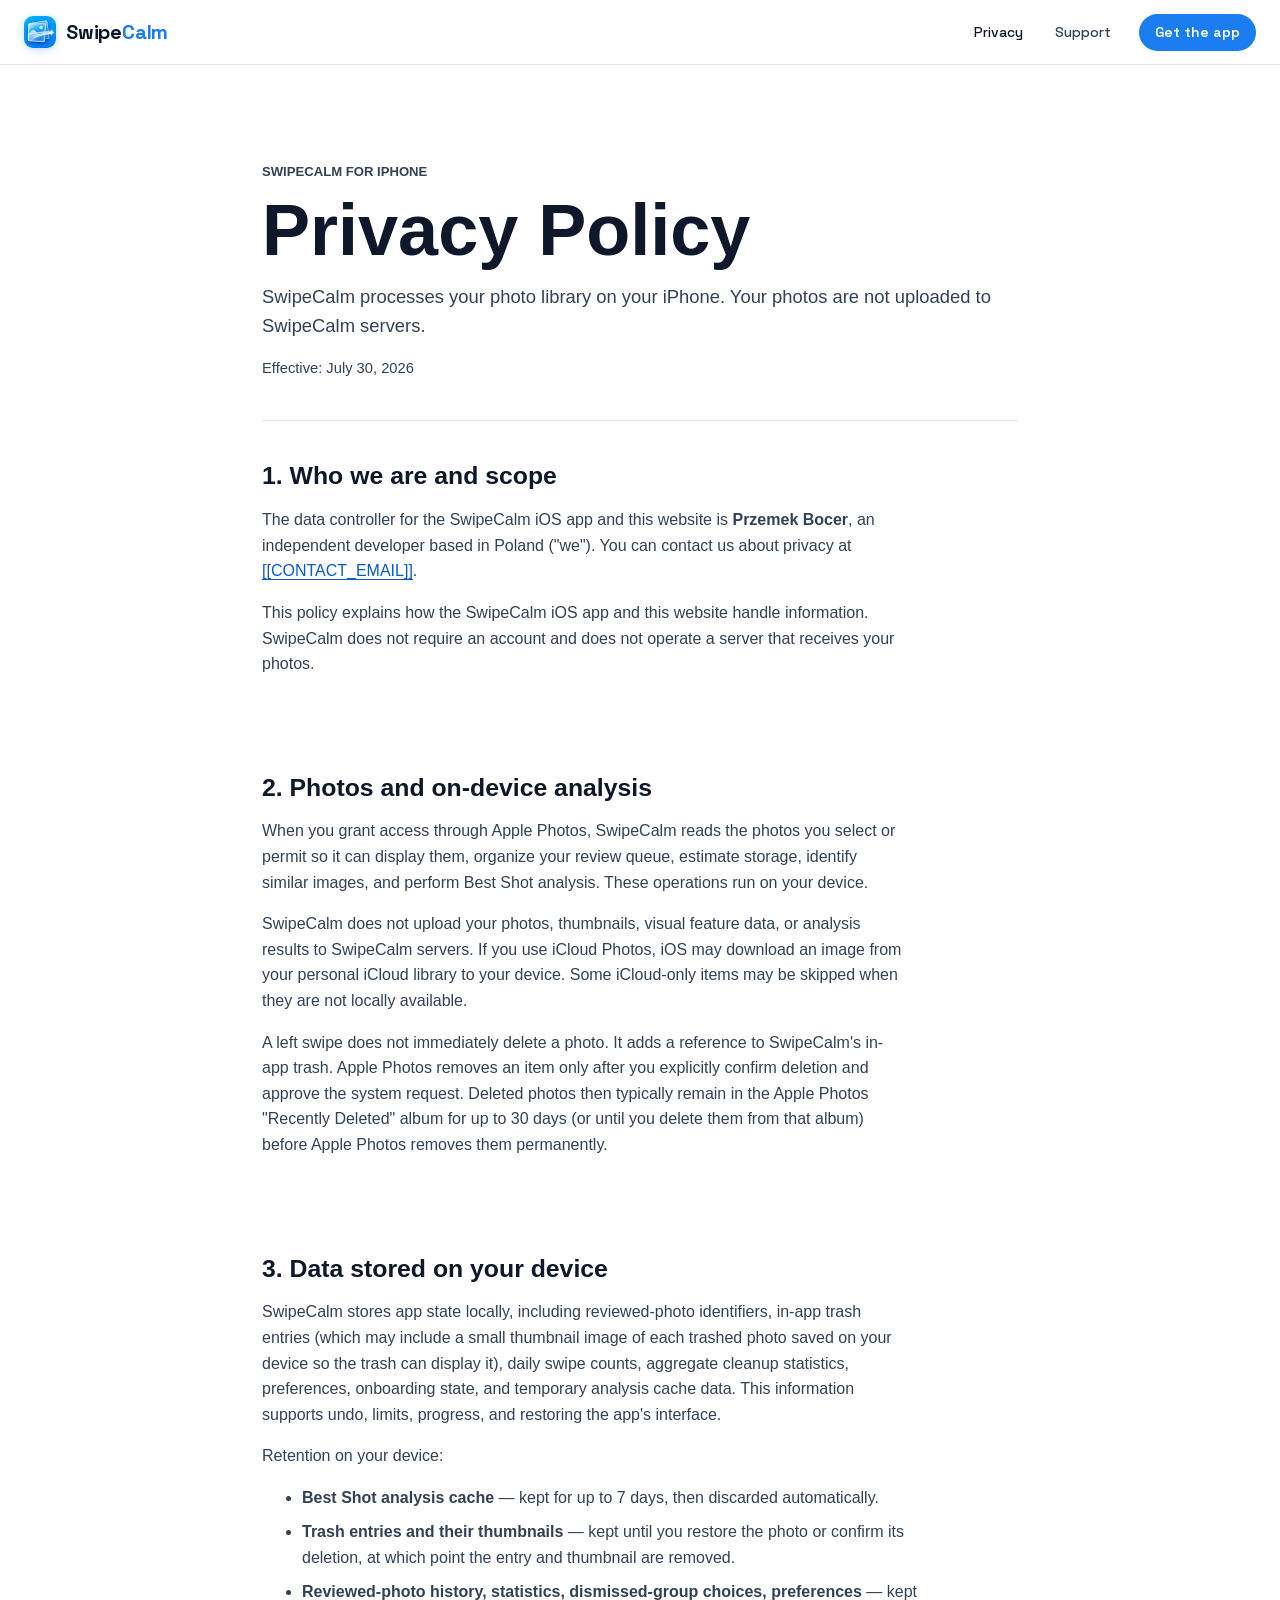
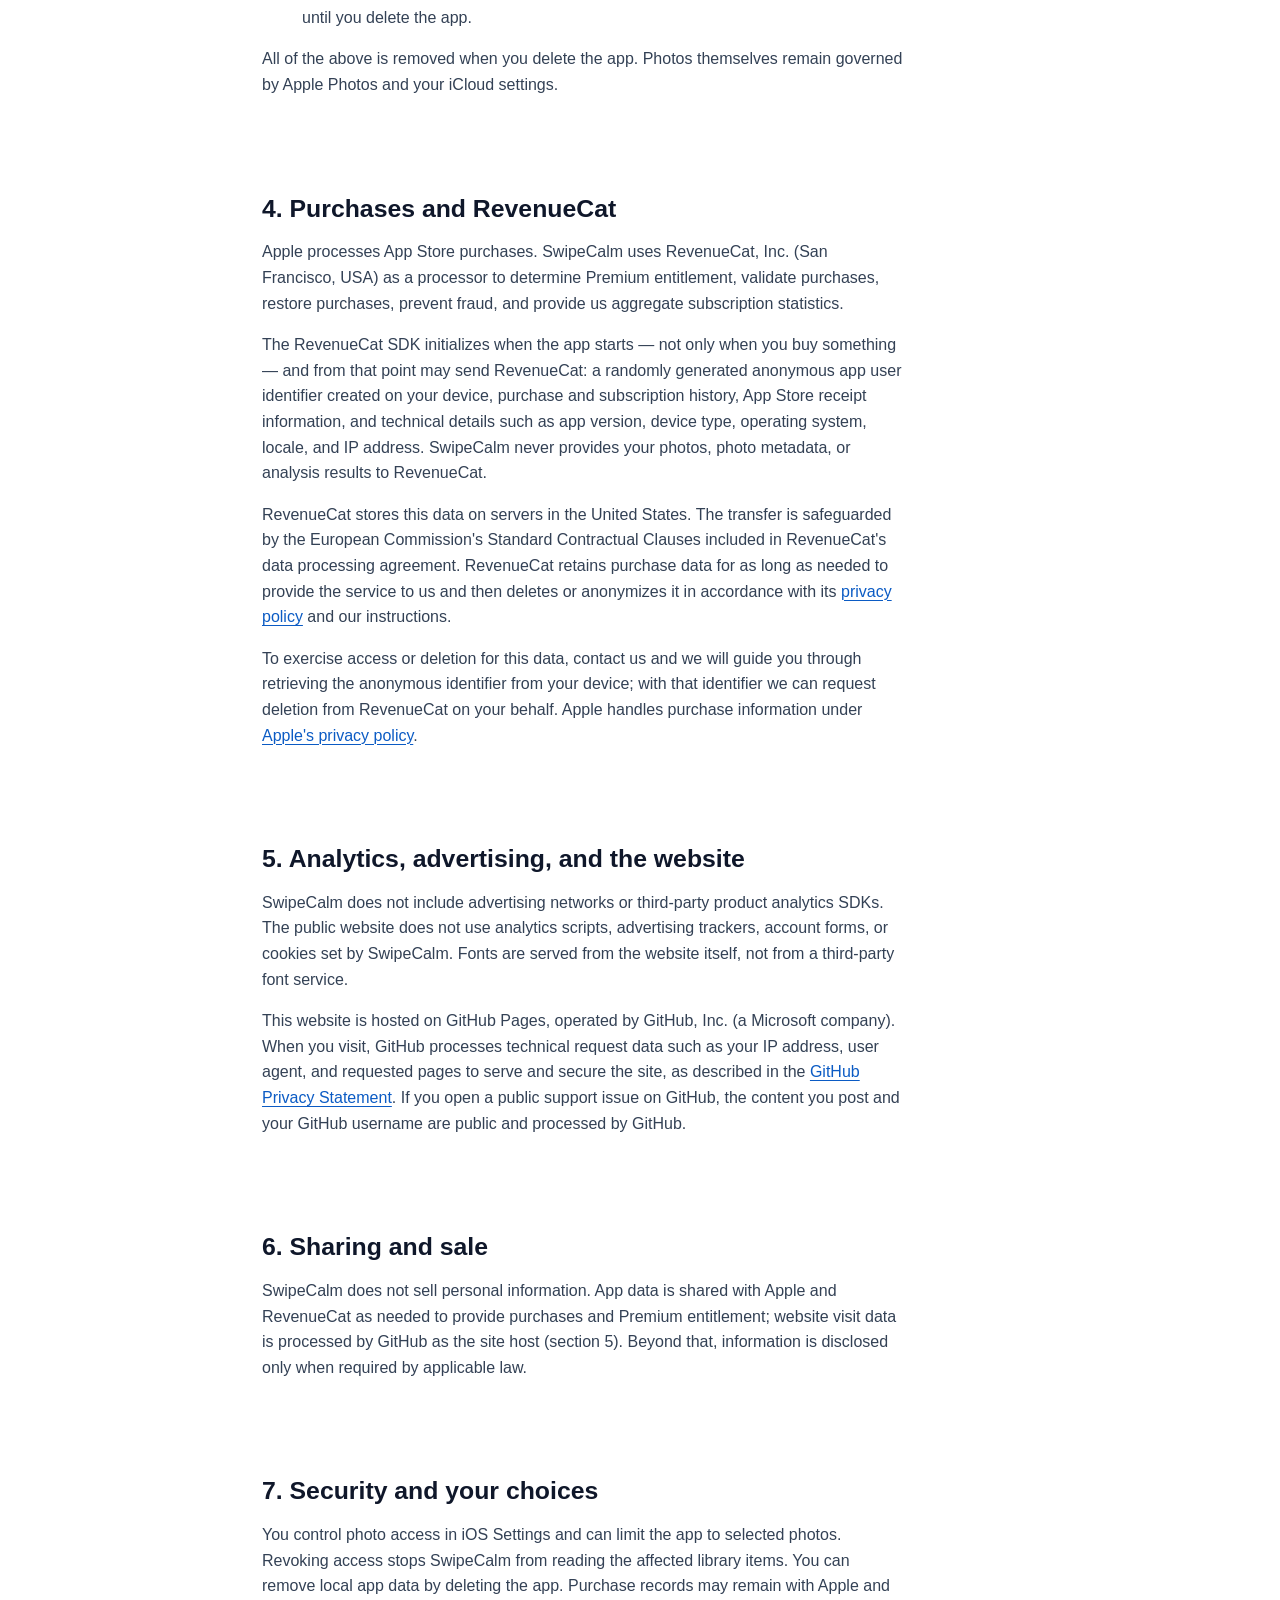
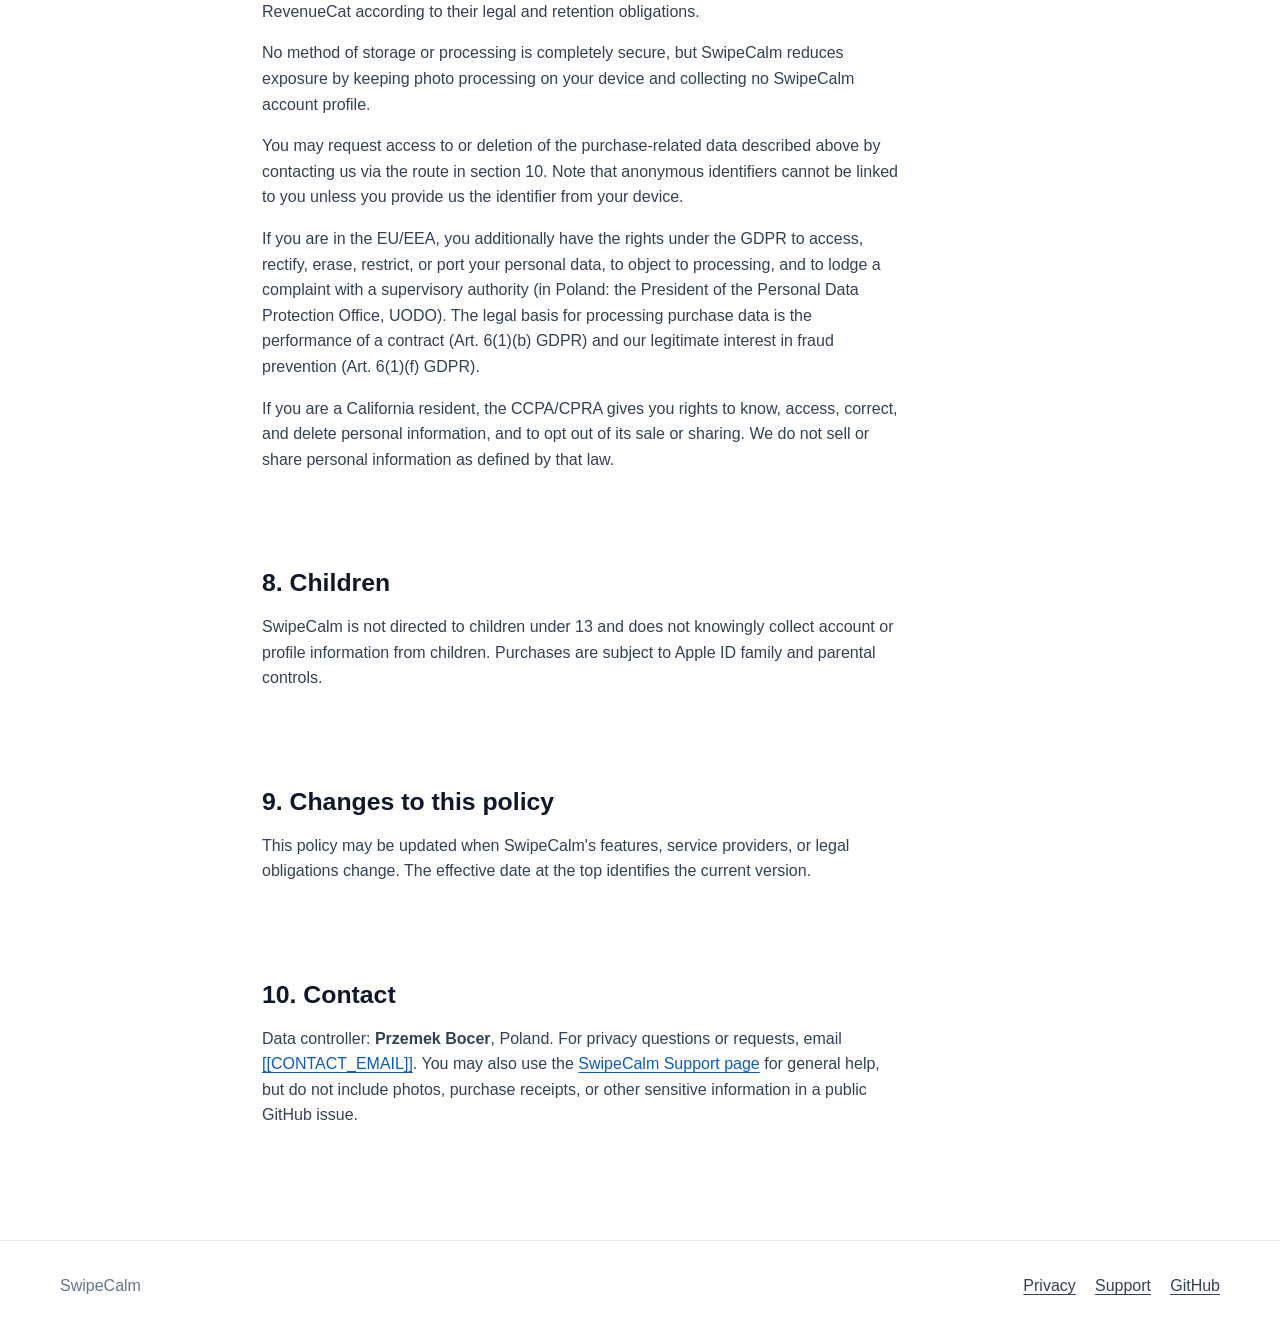
<file: privacy.html>
<!doctype html>
<html lang="en">
<head>
  <meta charset="utf-8">
  <meta name="viewport" content="width=device-width, initial-scale=1">
  <meta name="description" content="SwipeCalm privacy policy: how photos, local app data, and purchase information are handled.">
  <meta name="theme-color" content="#0f172a">
  <title>Privacy Policy - SwipeCalm</title>
  <link rel="stylesheet" href="fonts/fonts.css">
  <link rel="icon" href="assets/app-icon.png">
  <link rel="stylesheet" href="styles.css">
</head>
<body>
  <a class="skip-link" href="#main">Skip to content</a>

  <header class="site-header">
    <nav class="nav" aria-label="Primary navigation">
      <a class="brand" href="index.html" aria-label="SwipeCalm home">
        <img src="assets/app-icon.png" alt="" width="32" height="32">
        <span>Swipe<em>Calm</em></span>
      </a>
      <div class="nav-links">
        <a href="privacy.html" aria-current="page">Privacy</a>
        <a href="support.html">Support</a>
        <a class="nav-cta" href="support.html">Get the app</a>
      </div>
    </nav>
  </header>

  <main id="main" class="legal-main">
    <article class="legal-document">
      <header class="legal-header">
        <p class="eyebrow">SwipeCalm for iPhone</p>
        <h1>Privacy Policy</h1>
        <p class="legal-summary">SwipeCalm processes your photo library on your iPhone. Your photos are not uploaded to SwipeCalm servers.</p>
        <p class="effective-date">Effective: July 30, 2026</p>
      </header>

      <section aria-labelledby="scope">
        <h2 id="scope">1. Who we are and scope</h2>
        <p>The data controller for the SwipeCalm iOS app and this website is <strong>Przemek Bocer</strong>, an independent developer based in Poland ("we"). You can contact us about privacy at <a href="mailto:[[CONTACT_EMAIL]]">[[CONTACT_EMAIL]]</a>.</p>
        <p>This policy explains how the SwipeCalm iOS app and this website handle information. SwipeCalm does not require an account and does not operate a server that receives your photos.</p>
      </section>

      <section aria-labelledby="photos">
        <h2 id="photos">2. Photos and on-device analysis</h2>
        <p>When you grant access through Apple Photos, SwipeCalm reads the photos you select or permit so it can display them, organize your review queue, estimate storage, identify similar images, and perform Best Shot analysis. These operations run on your device.</p>
        <p>SwipeCalm does not upload your photos, thumbnails, visual feature data, or analysis results to SwipeCalm servers. If you use iCloud Photos, iOS may download an image from your personal iCloud library to your device. Some iCloud-only items may be skipped when they are not locally available.</p>
        <p>A left swipe does not immediately delete a photo. It adds a reference to SwipeCalm's in-app trash. Apple Photos removes an item only after you explicitly confirm deletion and approve the system request. Deleted photos then typically remain in the Apple Photos "Recently Deleted" album for up to 30 days (or until you delete them from that album) before Apple Photos removes them permanently.</p>
      </section>

      <section aria-labelledby="local-data">
        <h2 id="local-data">3. Data stored on your device</h2>
        <p>SwipeCalm stores app state locally, including reviewed-photo identifiers, in-app trash entries (which may include a small thumbnail image of each trashed photo saved on your device so the trash can display it), daily swipe counts, aggregate cleanup statistics, preferences, onboarding state, and temporary analysis cache data. This information supports undo, limits, progress, and restoring the app's interface.</p>
        <p>Retention on your device:</p>
        <ul>
          <li><strong>Best Shot analysis cache</strong> — kept for up to 7 days, then discarded automatically.</li>
          <li><strong>Trash entries and their thumbnails</strong> — kept until you restore the photo or confirm its deletion, at which point the entry and thumbnail are removed.</li>
          <li><strong>Reviewed-photo history, statistics, dismissed-group choices, preferences</strong> — kept until you delete the app.</li>
        </ul>
        <p>All of the above is removed when you delete the app. Photos themselves remain governed by Apple Photos and your iCloud settings.</p>
      </section>

      <section aria-labelledby="purchases">
        <h2 id="purchases">4. Purchases and RevenueCat</h2>
        <p>Apple processes App Store purchases. SwipeCalm uses RevenueCat, Inc. (San Francisco, USA) as a processor to determine Premium entitlement, validate purchases, restore purchases, prevent fraud, and provide us aggregate subscription statistics.</p>
        <p>The RevenueCat SDK initializes when the app starts &mdash; not only when you buy something &mdash; and from that point may send RevenueCat: a randomly generated anonymous app user identifier created on your device, purchase and subscription history, App Store receipt information, and technical details such as app version, device type, operating system, locale, and IP address. SwipeCalm never provides your photos, photo metadata, or analysis results to RevenueCat.</p>
        <p>RevenueCat stores this data on servers in the United States. The transfer is safeguarded by the European Commission's Standard Contractual Clauses included in RevenueCat's data processing agreement. RevenueCat retains purchase data for as long as needed to provide the service to us and then deletes or anonymizes it in accordance with its <a href="https://www.revenuecat.com/privacy/" rel="noreferrer">privacy policy</a> and our instructions.</p>
        <p>To exercise access or deletion for this data, contact us and we will guide you through retrieving the anonymous identifier from your device; with that identifier we can request deletion from RevenueCat on your behalf. Apple handles purchase information under <a href="https://www.apple.com/legal/privacy/" rel="noreferrer">Apple's privacy policy</a>.</p>
      </section>

      <section aria-labelledby="tracking">
        <h2 id="tracking">5. Analytics, advertising, and the website</h2>
        <p>SwipeCalm does not include advertising networks or third-party product analytics SDKs. The public website does not use analytics scripts, advertising trackers, account forms, or cookies set by SwipeCalm. Fonts are served from the website itself, not from a third-party font service.</p>
        <p>This website is hosted on GitHub Pages, operated by GitHub, Inc. (a Microsoft company). When you visit, GitHub processes technical request data such as your IP address, user agent, and requested pages to serve and secure the site, as described in the <a href="https://docs.github.com/en/site-policy/privacy-policies/github-general-privacy-statement" rel="noreferrer">GitHub Privacy Statement</a>. If you open a public support issue on GitHub, the content you post and your GitHub username are public and processed by GitHub.</p>
      </section>

      <section aria-labelledby="sharing">
        <h2 id="sharing">6. Sharing and sale</h2>
        <p>SwipeCalm does not sell personal information. App data is shared with Apple and RevenueCat as needed to provide purchases and Premium entitlement; website visit data is processed by GitHub as the site host (section 5). Beyond that, information is disclosed only when required by applicable law.</p>
      </section>

      <section aria-labelledby="security">
        <h2 id="security">7. Security and your choices</h2>
        <p>You control photo access in iOS Settings and can limit the app to selected photos. Revoking access stops SwipeCalm from reading the affected library items. You can remove local app data by deleting the app. Purchase records may remain with Apple and RevenueCat according to their legal and retention obligations.</p>
        <p>No method of storage or processing is completely secure, but SwipeCalm reduces exposure by keeping photo processing on your device and collecting no SwipeCalm account profile.</p>
        <p>You may request access to or deletion of the purchase-related data described above by contacting us via the route in section 10. Note that anonymous identifiers cannot be linked to you unless you provide us the identifier from your device.</p>
        <p>If you are in the EU/EEA, you additionally have the rights under the GDPR to access, rectify, erase, restrict, or port your personal data, to object to processing, and to lodge a complaint with a supervisory authority (in Poland: the President of the Personal Data Protection Office, UODO). The legal basis for processing purchase data is the performance of a contract (Art. 6(1)(b) GDPR) and our legitimate interest in fraud prevention (Art. 6(1)(f) GDPR).</p>
        <p>If you are a California resident, the CCPA/CPRA gives you rights to know, access, correct, and delete personal information, and to opt out of its sale or sharing. We do not sell or share personal information as defined by that law.</p>
      </section>

      <section aria-labelledby="children">
        <h2 id="children">8. Children</h2>
        <p>SwipeCalm is not directed to children under 13 and does not knowingly collect account or profile information from children. Purchases are subject to Apple ID family and parental controls.</p>
      </section>

      <section aria-labelledby="changes">
        <h2 id="changes">9. Changes to this policy</h2>
        <p>This policy may be updated when SwipeCalm's features, service providers, or legal obligations change. The effective date at the top identifies the current version.</p>
      </section>

      <section aria-labelledby="contact">
        <h2 id="contact">10. Contact</h2>
        <p>Data controller: <strong>Przemek Bocer</strong>, Poland. For privacy questions or requests, email <a href="mailto:[[CONTACT_EMAIL]]">[[CONTACT_EMAIL]]</a>. You may also use the <a href="support.html">SwipeCalm Support page</a> for general help, but do not include photos, purchase receipts, or other sensitive information in a public GitHub issue.</p>
      </section>
    </article>
  </main>

  <footer class="site-footer">
    <div class="footer-inner">
      <span>SwipeCalm</span>
      <div class="footer-links">
        <a href="privacy.html" aria-current="page">Privacy</a>
        <a href="support.html">Support</a>
        <a href="https://github.com/PrzemekBo/swipecalm-site" rel="noreferrer">GitHub</a>
      </div>
    </div>
  </footer>
</body>
</html>
</file>
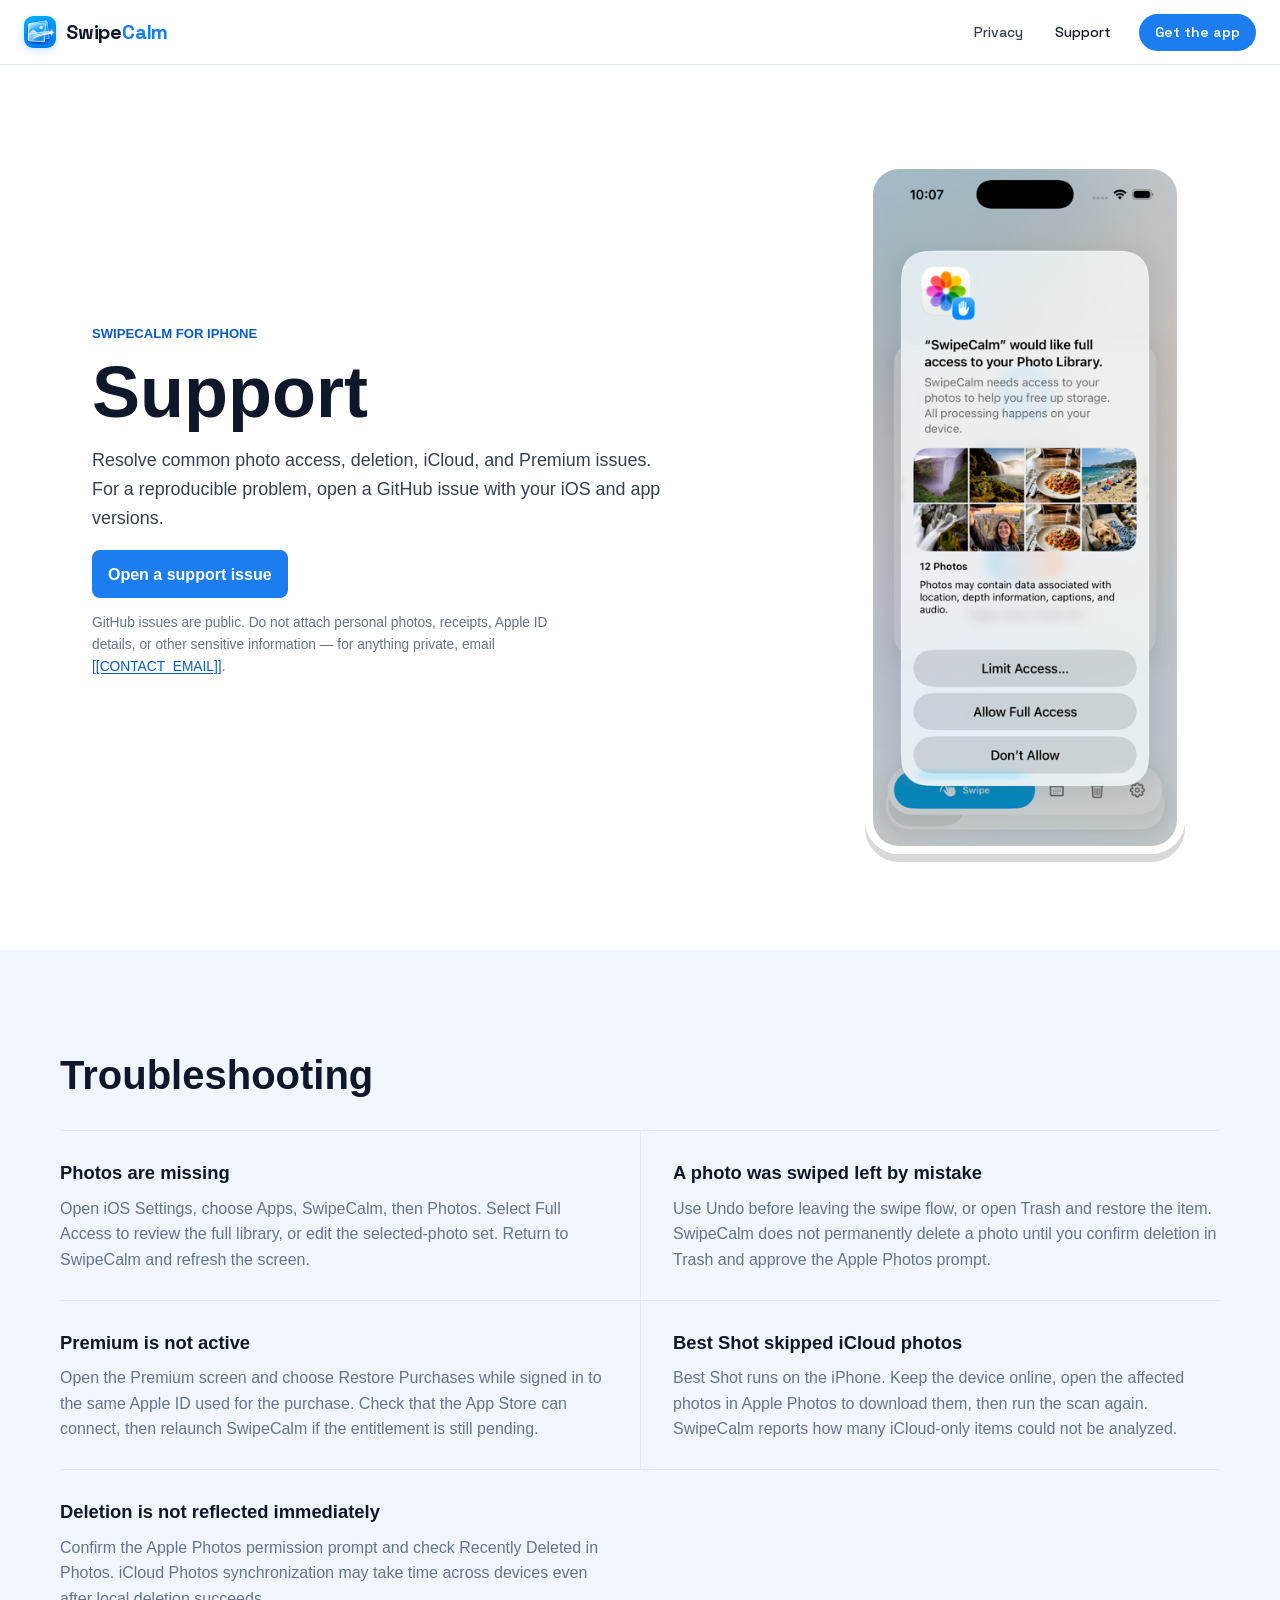
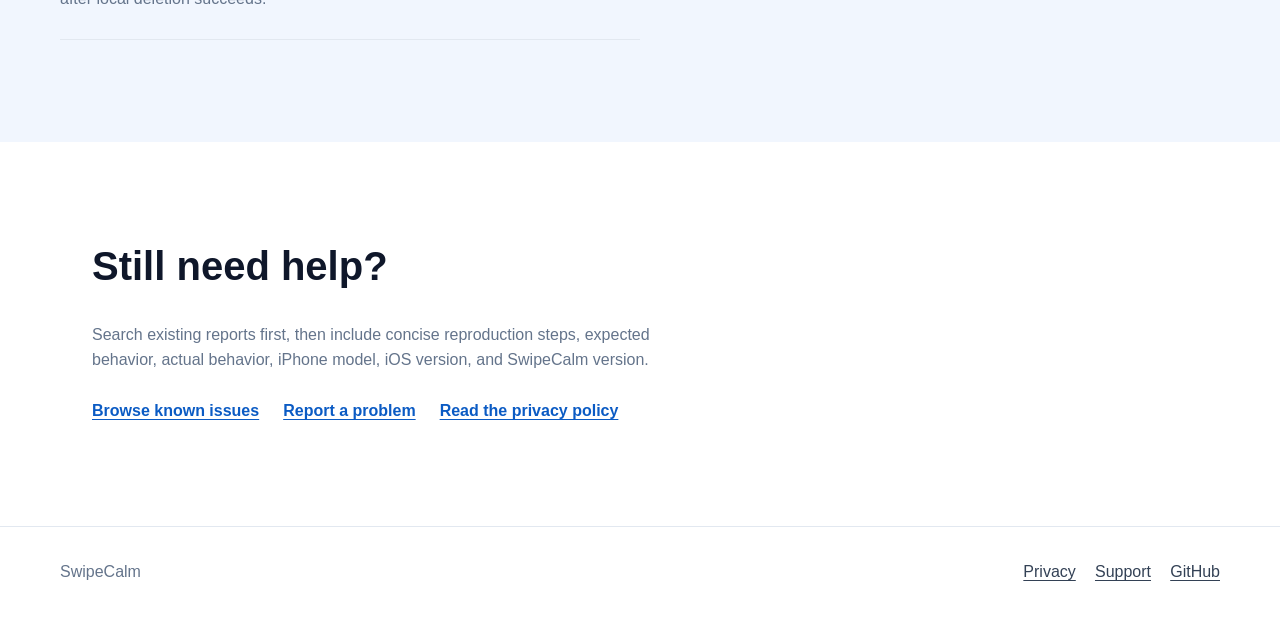
<file: support.html>
<!doctype html>
<html lang="en">
<head>
  <meta charset="utf-8">
  <meta name="viewport" content="width=device-width, initial-scale=1">
  <meta name="description" content="SwipeCalm support, troubleshooting, purchase restoration, and contact information.">
  <meta name="theme-color" content="#0f172a">
  <title>Support - SwipeCalm</title>
  <link rel="stylesheet" href="fonts/fonts.css">
  <link rel="icon" href="assets/app-icon.png">
  <link rel="stylesheet" href="styles.css">
</head>
<body>
  <a class="skip-link" href="#main">Skip to content</a>

  <header class="site-header">
    <nav class="nav" aria-label="Primary navigation">
      <a class="brand" href="index.html" aria-label="SwipeCalm home">
        <img src="assets/app-icon.png" alt="" width="32" height="32">
        <span>Swipe<em>Calm</em></span>
      </a>
      <div class="nav-links">
        <a href="privacy.html">Privacy</a>
        <a href="support.html" aria-current="page">Support</a>
        <a class="nav-cta" href="support.html">Get the app</a>
      </div>
    </nav>
  </header>

  <main id="main" class="support-main">
    <section class="support-intro" aria-labelledby="support-title">
      <div>
        <p class="eyebrow">SwipeCalm for iPhone</p>
        <h1 id="support-title">Support</h1>
        <p>Resolve common photo access, deletion, iCloud, and Premium issues. For a reproducible problem, open a GitHub issue with your iOS and app versions.</p>
        <a class="primary-link" href="https://github.com/PrzemekBo/swipecalm-site/issues/new" rel="noreferrer">Open a support issue</a>
        <p class="privacy-reminder">GitHub issues are public. Do not attach personal photos, receipts, Apple ID details, or other sensitive information &mdash; for anything private, email <a href="mailto:[[CONTACT_EMAIL]]">[[CONTACT_EMAIL]]</a>.</p>
      </div>
      <img src="assets/privacy-access.png" alt="SwipeCalm photo access screen" width="1206" height="2622">
    </section>

    <section class="support-content" aria-labelledby="troubleshooting-title">
      <h2 id="troubleshooting-title">Troubleshooting</h2>
      <div class="support-list">
        <article>
          <h3>Photos are missing</h3>
          <p>Open iOS Settings, choose Apps, SwipeCalm, then Photos. Select Full Access to review the full library, or edit the selected-photo set. Return to SwipeCalm and refresh the screen.</p>
        </article>
        <article>
          <h3>A photo was swiped left by mistake</h3>
          <p>Use Undo before leaving the swipe flow, or open Trash and restore the item. SwipeCalm does not permanently delete a photo until you confirm deletion in Trash and approve the Apple Photos prompt.</p>
        </article>
        <article>
          <h3>Premium is not active</h3>
          <p>Open the Premium screen and choose Restore Purchases while signed in to the same Apple ID used for the purchase. Check that the App Store can connect, then relaunch SwipeCalm if the entitlement is still pending.</p>
        </article>
        <article>
          <h3>Best Shot skipped iCloud photos</h3>
          <p>Best Shot runs on the iPhone. Keep the device online, open the affected photos in Apple Photos to download them, then run the scan again. SwipeCalm reports how many iCloud-only items could not be analyzed.</p>
        </article>
        <article>
          <h3>Deletion is not reflected immediately</h3>
          <p>Confirm the Apple Photos permission prompt and check Recently Deleted in Photos. iCloud Photos synchronization may take time across devices even after local deletion succeeds.</p>
        </article>
      </div>
    </section>

    <section class="support-footer-band" aria-labelledby="still-need-help">
      <h2 id="still-need-help">Still need help?</h2>
      <p>Search existing reports first, then include concise reproduction steps, expected behavior, actual behavior, iPhone model, iOS version, and SwipeCalm version.</p>
      <div class="support-actions">
        <a href="https://github.com/PrzemekBo/swipecalm-site/issues" rel="noreferrer">Browse known issues</a>
        <a href="https://github.com/PrzemekBo/swipecalm-site/issues/new" rel="noreferrer">Report a problem</a>
        <a href="privacy.html">Read the privacy policy</a>
      </div>
    </section>
  </main>

  <footer class="site-footer">
    <div class="footer-inner">
      <span>SwipeCalm</span>
      <div class="footer-links">
        <a href="privacy.html">Privacy</a>
        <a href="support.html" aria-current="page">Support</a>
        <a href="https://github.com/PrzemekBo/swipecalm-site" rel="noreferrer">GitHub</a>
      </div>
    </div>
  </footer>
</body>
</html>
</file>
<file: fonts/fonts.css>
@font-face { font-family: 'Inter'; font-style: normal; font-weight: 400; font-display: swap; src: url('Inter-400.woff2') format('woff2'); }
@font-face { font-family: 'Inter'; font-style: normal; font-weight: 500; font-display: swap; src: url('Inter-500.woff2') format('woff2'); }
@font-face { font-family: 'Inter'; font-style: normal; font-weight: 600; font-display: swap; src: url('Inter-600.woff2') format('woff2'); }
@font-face { font-family: 'Space Grotesk'; font-style: normal; font-weight: 400; font-display: swap; src: url('SpaceGrotesk-400.woff2') format('woff2'); }
@font-face { font-family: 'Space Grotesk'; font-style: normal; font-weight: 500; font-display: swap; src: url('SpaceGrotesk-500.woff2') format('woff2'); }
@font-face { font-family: 'Space Grotesk'; font-style: normal; font-weight: 600; font-display: swap; src: url('SpaceGrotesk-600.woff2') format('woff2'); }
@font-face { font-family: 'Space Grotesk'; font-style: normal; font-weight: 700; font-display: swap; src: url('SpaceGrotesk-700.woff2') format('woff2'); }
</file>
<file: styles.css>
:root {
  color-scheme: light;
  --ink: #0f172a;
  --ink-soft: #334155;
  --muted: #64748b;
  --line: #e2e8f0;
  --surface: #ffffff;
  --background: #ffffff;
  --grouped: #f1f6fe;
  --primary: #1b7df0;
  --primary-dark: #0b5bc4;
  --secondary: #1b7df0;
  --navy: #0f172a;
  --success: #22c55e;
  --content: 1160px;
  --radius: 8px;
  --z-nav: 20;
}

* {
  box-sizing: border-box;
}

html {
  scroll-behavior: smooth;
}

body {
  margin: 0;
  background: var(--background);
  color: var(--ink);
  font-family: -apple-system, BlinkMacSystemFont, "Segoe UI", sans-serif;
  font-size: 16px;
  line-height: 1.6;
  letter-spacing: 0;
}

img {
  display: block;
  max-width: 100%;
}

a {
  color: var(--primary-dark);
  text-decoration-thickness: 1px;
  text-underline-offset: 0.18em;
}

a:hover {
  text-decoration-thickness: 2px;
}

a:focus-visible,
button:focus-visible,
summary:focus-visible {
  outline: 3px solid var(--secondary);
  outline-offset: 4px;
}

.skip-link {
  position: fixed;
  left: 1rem;
  top: 1rem;
  z-index: 100;
  padding: 0.7rem 1rem;
  background: var(--surface);
  color: var(--ink);
  border-radius: 4px;
  transform: translateY(-180%);
}

.skip-link:focus {
  transform: translateY(0);
}

.site-header {
  position: sticky;
  top: 0;
  z-index: var(--z-nav);
  background: rgba(248, 250, 252, 0.96);
  border-bottom: 1px solid var(--line);
}

.nav {
  min-height: 68px;
  max-width: var(--content);
  margin: 0 auto;
  padding: 0.6rem clamp(1rem, 4vw, 2rem);
  display: flex;
  align-items: center;
  justify-content: space-between;
  gap: 1rem;
}

.brand {
  display: inline-flex;
  align-items: center;
  gap: 0.7rem;
  color: var(--ink);
  font-size: 1.05rem;
  font-weight: 760;
  text-decoration: none;
}

.brand img {
  width: 36px;
  height: 36px;
  border-radius: 8px;
}

.nav-links {
  display: flex;
  align-items: center;
  gap: clamp(0.8rem, 2.6vw, 1.6rem);
}

.nav-links a {
  color: var(--ink-soft);
  font-size: 0.92rem;
  font-weight: 650;
  text-decoration: none;
}

.hero {
  position: relative;
  min-height: min(760px, calc(100svh - 7rem));
  overflow: hidden;
  background-color: var(--navy);
  color: white;
}

.hero::before {
  content: "";
  position: absolute;
  inset: 0;
  background: rgba(15, 23, 42, 0.34);
  pointer-events: none;
}

.hero-shot {
  position: absolute;
  width: min(44vw, 510px);
  top: -7rem;
  right: max(4vw, calc((100vw - var(--content)) / 2));
  border: 10px solid rgba(255, 255, 255, 0.18);
  border-radius: 44px;
  transform: rotate(4deg);
  box-shadow: 0 8px 0 rgba(0, 0, 0, 0.24);
  animation: settle 700ms cubic-bezier(0.16, 1, 0.3, 1) both;
}

.hero-inner {
  position: relative;
  z-index: 1;
  max-width: var(--content);
  min-height: inherit;
  margin: 0 auto;
  padding: clamp(4rem, 9vw, 7rem) clamp(1rem, 4vw, 2rem) 4rem;
  display: flex;
  align-items: center;
}

.hero-copy {
  width: min(58%, 650px);
}

.hero h1 {
  max-width: 11ch;
  margin: 0 0 1.35rem;
  font-size: 5.8rem;
  line-height: 0.97;
  letter-spacing: 0;
  text-wrap: balance;
}

.hero p {
  max-width: 58ch;
  margin: 0 0 2rem;
  color: #dbeafe;
  font-size: 1.3rem;
  line-height: 1.55;
  text-wrap: pretty;
}

.hero-actions {
  display: flex;
  flex-wrap: wrap;
  align-items: center;
  gap: 1rem;
}

.store-badge {
  min-width: 190px;
  min-height: 58px;
  padding: 0.55rem 1rem;
  display: inline-flex;
  align-items: center;
  gap: 0.7rem;
  background: #000000;
  color: #ffffff;
  border: 1px solid #ffffff;
  border-radius: 8px;
  text-decoration: none;
}

.store-badge[aria-disabled="true"] {
  cursor: default;
}

.apple-mark {
  font-size: 2rem;
  line-height: 1;
}

.store-copy {
  display: grid;
  line-height: 1.1;
}

.store-copy small {
  font-size: 0.68rem;
}

.store-copy strong {
  font-size: 1.1rem;
}

.hero-note {
  color: #bae6fd;
  font-size: 0.86rem;
}

.section {
  padding: clamp(4rem, 8vw, 7rem) clamp(1rem, 4vw, 2rem);
}

.section-inner {
  max-width: var(--content);
  margin: 0 auto;
}

.section h2 {
  max-width: 18ch;
  margin: 0 0 1.25rem;
  font-size: 4rem;
  line-height: 1.04;
  letter-spacing: 0;
  text-wrap: balance;
}

.section-lead {
  max-width: 68ch;
  margin: 0 0 clamp(2.5rem, 5vw, 4.5rem);
  color: var(--muted);
  font-size: 1.12rem;
  text-wrap: pretty;
}

.benefits {
  background: var(--surface);
}

.benefit-list {
  display: grid;
  grid-template-columns: repeat(3, 1fr);
  border-top: 1px solid var(--line);
  border-bottom: 1px solid var(--line);
}

.benefit {
  padding: clamp(1.8rem, 4vw, 3.3rem);
}

.benefit + .benefit {
  border-left: 1px solid var(--line);
}

.benefit strong {
  display: block;
  margin-bottom: 0.65rem;
  font-size: 1.25rem;
}

.benefit p {
  margin: 0;
  color: var(--muted);
}

.product-showcase {
  background: var(--grouped);
}

.screens {
  display: grid;
  grid-template-columns: repeat(3, minmax(0, 1fr));
  align-items: end;
  gap: clamp(1rem, 3vw, 2.4rem);
}

.screen {
  margin: 0;
}

.screen:nth-child(2) {
  transform: translateY(2.5rem);
}

.screen img {
  width: 100%;
  aspect-ratio: 9 / 19.5;
  object-fit: cover;
  object-position: top;
  background: var(--navy);
  border: 8px solid var(--navy);
  border-radius: 34px;
  box-shadow: 0 8px 0 rgba(15, 23, 42, 0.16);
}

.screen figcaption {
  padding-top: 1rem;
  color: var(--ink-soft);
  font-size: 0.94rem;
  font-weight: 650;
}

.privacy-band {
  background: var(--primary);
  color: #082f49;
}

.privacy-layout {
  display: grid;
  grid-template-columns: minmax(0, 0.9fr) minmax(300px, 1.1fr);
  gap: clamp(2rem, 7vw, 6rem);
  align-items: start;
}

.privacy-band h2 {
  margin-bottom: 0;
}

.privacy-points {
  margin: 0;
  padding: 0;
  list-style: none;
  border-top: 1px solid rgba(8, 47, 73, 0.36);
}

.privacy-points li {
  padding: 1.15rem 0;
  border-bottom: 1px solid rgba(8, 47, 73, 0.36);
}

.privacy-points strong {
  display: block;
  margin-bottom: 0.2rem;
}

.privacy-band a {
  color: #082f49;
  font-weight: 750;
}

.faq {
  background: var(--surface);
}

.faq-list {
  max-width: 780px;
  border-top: 1px solid var(--line);
}

.faq details {
  border-bottom: 1px solid var(--line);
}

.faq summary {
  padding: 1.3rem 2.5rem 1.3rem 0;
  cursor: pointer;
  font-weight: 750;
}

.faq details p {
  max-width: 68ch;
  margin: 0;
  padding: 0 0 1.4rem;
  color: var(--muted);
}

.site-footer {
  padding: 2rem clamp(1rem, 4vw, 2rem);
  background: var(--navy);
  color: #cbd5e1;
}

.footer-inner {
  max-width: var(--content);
  margin: 0 auto;
  display: flex;
  flex-wrap: wrap;
  align-items: center;
  justify-content: space-between;
  gap: 1rem;
}

.footer-links {
  display: flex;
  flex-wrap: wrap;
  gap: 1.2rem;
}

.site-footer a {
  color: #e0f2fe;
}

.legal-main {
  background: var(--surface);
}

.legal-document {
  max-width: 820px;
  margin: 0 auto;
  padding: clamp(3rem, 8vw, 6rem) clamp(1rem, 4vw, 2rem);
}

.legal-header {
  padding-bottom: 2.5rem;
  border-bottom: 1px solid var(--line);
}

.eyebrow {
  margin: 0 0 0.75rem;
  color: var(--primary-dark);
  font-size: 0.82rem;
  font-weight: 800;
  text-transform: uppercase;
}

.legal-header h1,
.support-intro h1 {
  margin: 0 0 1rem;
  font-size: 4.5rem;
  line-height: 1;
  letter-spacing: 0;
  text-wrap: balance;
}

.legal-summary {
  max-width: 60ch;
  margin: 0 0 1rem;
  color: var(--ink-soft);
  font-size: 1.15rem;
}

.effective-date {
  margin: 0;
  color: var(--muted);
  font-size: 0.92rem;
}

.legal-document section {
  padding-top: 2.5rem;
}

.legal-document h2 {
  margin: 2.5rem 0 0.75rem;
  font-size: 1.55rem;
  line-height: 1.2;
}

.legal-document section:first-of-type h2 {
  margin-top: 0;
}

.legal-document p,
.legal-document li {
  max-width: 72ch;
  color: var(--ink-soft);
}

.legal-document li + li {
  margin-top: 0.55rem;
}

.notice {
  padding: 1rem;
  background: #e0f2fe;
  border: 1px solid #7dd3fc;
  border-radius: var(--radius);
  color: #0c4a6e;
}

.support-main {
  background: var(--surface);
}

.support-intro {
  max-width: var(--content);
  min-height: 590px;
  margin: 0 auto;
  padding: clamp(3rem, 8vw, 6rem) clamp(1rem, 4vw, 2rem);
  display: grid;
  grid-template-columns: minmax(0, 1.15fr) minmax(260px, 0.55fr);
  align-items: center;
  gap: clamp(2rem, 7vw, 6rem);
}

.support-intro > div > p:not(.eyebrow):not(.privacy-reminder) {
  max-width: 58ch;
  color: var(--ink-soft);
  font-size: 1.12rem;
}

.support-intro img {
  width: min(100%, 320px);
  height: auto;
  justify-self: center;
  aspect-ratio: 9 / 19.5;
  object-fit: cover;
  object-position: top;
  border: 8px solid var(--navy);
  border-radius: 34px;
  box-shadow: 0 8px 0 rgba(15, 23, 42, 0.16);
}

.primary-link {
  display: inline-flex;
  min-height: 48px;
  padding: 0.7rem 1rem;
  align-items: center;
  background: var(--navy);
  color: white;
  border-radius: var(--radius);
  font-weight: 750;
  text-decoration: none;
}

.privacy-reminder {
  max-width: 62ch;
  color: var(--muted);
  font-size: 0.86rem;
}

.support-content {
  padding: clamp(4rem, 8vw, 7rem) clamp(1rem, 4vw, 2rem);
  background: var(--grouped);
}

.support-content > h2,
.support-list,
.support-footer-band {
  max-width: var(--content);
  margin-left: auto;
  margin-right: auto;
}

.support-content > h2,
.support-footer-band h2 {
  margin-top: 0;
  font-size: 2.5rem;
  line-height: 1.1;
}

.support-list {
  display: grid;
  grid-template-columns: repeat(2, minmax(0, 1fr));
  border-top: 1px solid var(--line);
}

.support-list article {
  padding: 1.7rem 2rem 1.7rem 0;
  border-bottom: 1px solid var(--line);
}

.support-list article:nth-child(even) {
  padding-right: 0;
  padding-left: 2rem;
  border-left: 1px solid var(--line);
}

.support-list h3 {
  margin: 0 0 0.5rem;
  font-size: 1.15rem;
}

.support-list p {
  margin: 0;
  color: var(--muted);
}

.support-footer-band {
  padding: clamp(4rem, 8vw, 7rem) clamp(1rem, 4vw, 2rem);
}

.support-footer-band > p {
  max-width: 68ch;
  color: var(--muted);
}

.support-actions {
  display: flex;
  flex-wrap: wrap;
  gap: 1rem 1.5rem;
  margin-top: 1.6rem;
  font-weight: 700;
}

@keyframes settle {
  from {
    opacity: 0.7;
    transform: translateY(22px) rotate(4deg);
  }
  to {
    opacity: 1;
    transform: translateY(0) rotate(4deg);
  }
}

@media (max-width: 820px) {
  .nav-links a:first-child {
    display: none;
  }

  .hero {
    min-height: calc(100svh - 10.5rem);
  }

  .hero-shot {
    width: 330px;
    top: 16rem;
    right: -4.6rem;
    opacity: 0.48;
  }

  .hero-copy {
    width: min(100%, 590px);
    align-self: flex-start;
  }

  .hero h1 {
    font-size: 4.8rem;
  }

  .section h2 {
    font-size: 3.25rem;
  }

  .benefit-list,
  .privacy-layout {
    grid-template-columns: 1fr;
  }

  .benefit + .benefit {
    border-left: 0;
    border-top: 1px solid var(--line);
  }

  .screens {
    display: flex;
    gap: 1rem;
    overflow-x: auto;
    padding-bottom: 1rem;
    scroll-snap-type: x mandatory;
  }

  .screen {
    flex: 0 0 min(76vw, 330px);
    scroll-snap-align: center;
  }

  .screen:nth-child(2) {
    transform: none;
  }

  .support-intro {
    grid-template-columns: 1fr;
  }

  .support-intro img {
    display: none;
  }

  .support-list {
    grid-template-columns: 1fr;
  }

  .support-list article,
  .support-list article:nth-child(even) {
    padding: 1.4rem 0;
    border-left: 0;
  }
}

@media (max-width: 520px) {
  .nav {
    min-height: 62px;
  }

  .nav-links {
    gap: 0.8rem;
  }

  .nav-links a {
    font-size: 0.82rem;
  }

  .hero-inner {
    padding-top: 3.5rem;
  }

  .hero-shot {
    top: 29rem;
  }

  .hero h1,
  .legal-header h1,
  .support-intro h1 {
    font-size: 3rem;
  }

  .hero p {
    font-size: 1.05rem;
  }

  .section h2 {
    font-size: 2.4rem;
  }

  .section {
    padding-top: 3rem;
  }

  .hero-note {
    flex-basis: 100%;
    max-width: 260px;
  }
}

@media (prefers-reduced-motion: reduce) {
  html {
    scroll-behavior: auto;
  }

  *,
  *::before,
  *::after {
    animation-duration: 0.01ms !important;
    animation-iteration-count: 1 !important;
    transition-duration: 0.01ms !important;
  }
}


/* --- Unified header (matches the landing page header) --- */
.site-header {
  background: rgba(255, 255, 255, 0.9);
  border-bottom: 1px solid var(--line);
}

.brand span {
  color: var(--ink);
  font-weight: 700;
  letter-spacing: -0.01em;
}

.brand em {
  font-style: normal;
  color: var(--primary);
}

.nav-links {
  display: flex;
  align-items: center;
  gap: 0.25rem;
}

.nav-links a {
  color: var(--ink-soft);
  font-weight: 500;
  padding: 0.5rem 0.75rem;
  border-radius: 999px;
  text-decoration: none;
}

.nav-links a:hover,
.nav-links a:focus-visible {
  color: var(--ink);
  background: rgba(15, 23, 42, 0.05);
}

.nav-links a[aria-current="page"] {
  color: var(--ink);
}

.nav-links .nav-cta {
  margin-left: 0.35rem;
  background: var(--primary);
  color: #ffffff;
  font-weight: 650;
  padding: 0.5rem 1rem;
  white-space: nowrap;
}

.nav-links .nav-cta:hover,
.nav-links .nav-cta:focus-visible {
  background: var(--primary-dark);
  color: #ffffff;
}


/* --- Light theme: primary CTA in brand blue --- */
.primary-link,
button.primary-link {
  background: var(--primary);
  color: #ffffff;
}

.primary-link:hover,
.primary-link:focus-visible {
  background: var(--primary-dark);
  color: #ffffff;
}

.site-header {
  background: rgba(255, 255, 255, 0.92);
  backdrop-filter: blur(12px);
}

.support-intro img,
.screen img {
  border-color: var(--surface);
}

.site-footer {
  background: #ffffff;
  border-top: 1px solid var(--line);
  color: var(--muted);
}

.site-footer a {
  color: var(--ink-soft);
}

.site-footer a:hover,
.site-footer a:focus-visible {
  color: var(--ink);
}


/* --- Pixel-match the landing header (h-16, max-w-6xl, px-6) --- */
.nav {
  min-height: 64px;
  height: 64px;
  max-width: 1152px;
  padding: 0 1.5rem;
  gap: 1rem;
}

.brand {
  gap: 0.625rem;
  font-size: 1.25rem;
  font-weight: 600;
  letter-spacing: -0.01em;
}

.brand img {
  width: 32px;
  height: 32px;
  border-radius: 9px;
  box-shadow: 0 2px 8px rgba(27, 125, 240, 0.25);
}

.nav-links {
  gap: 0.5rem;
}

.nav-links a {
  font-size: 0.875rem;
  padding: 0.5rem 0.75rem;
}

.nav-links .nav-cta {
  margin-left: 0.5rem;
  padding: 0.5rem 1rem;
  font-weight: 600;
}


.brand span,
.nav-links a {
  font-family: 'Space Grotesk', -apple-system, sans-serif;
}

.nav-links a {
  line-height: 1.5;
}

@media (min-width: 1280px) {
  .nav {
    max-width: 1280px;
  }
}
</file>
